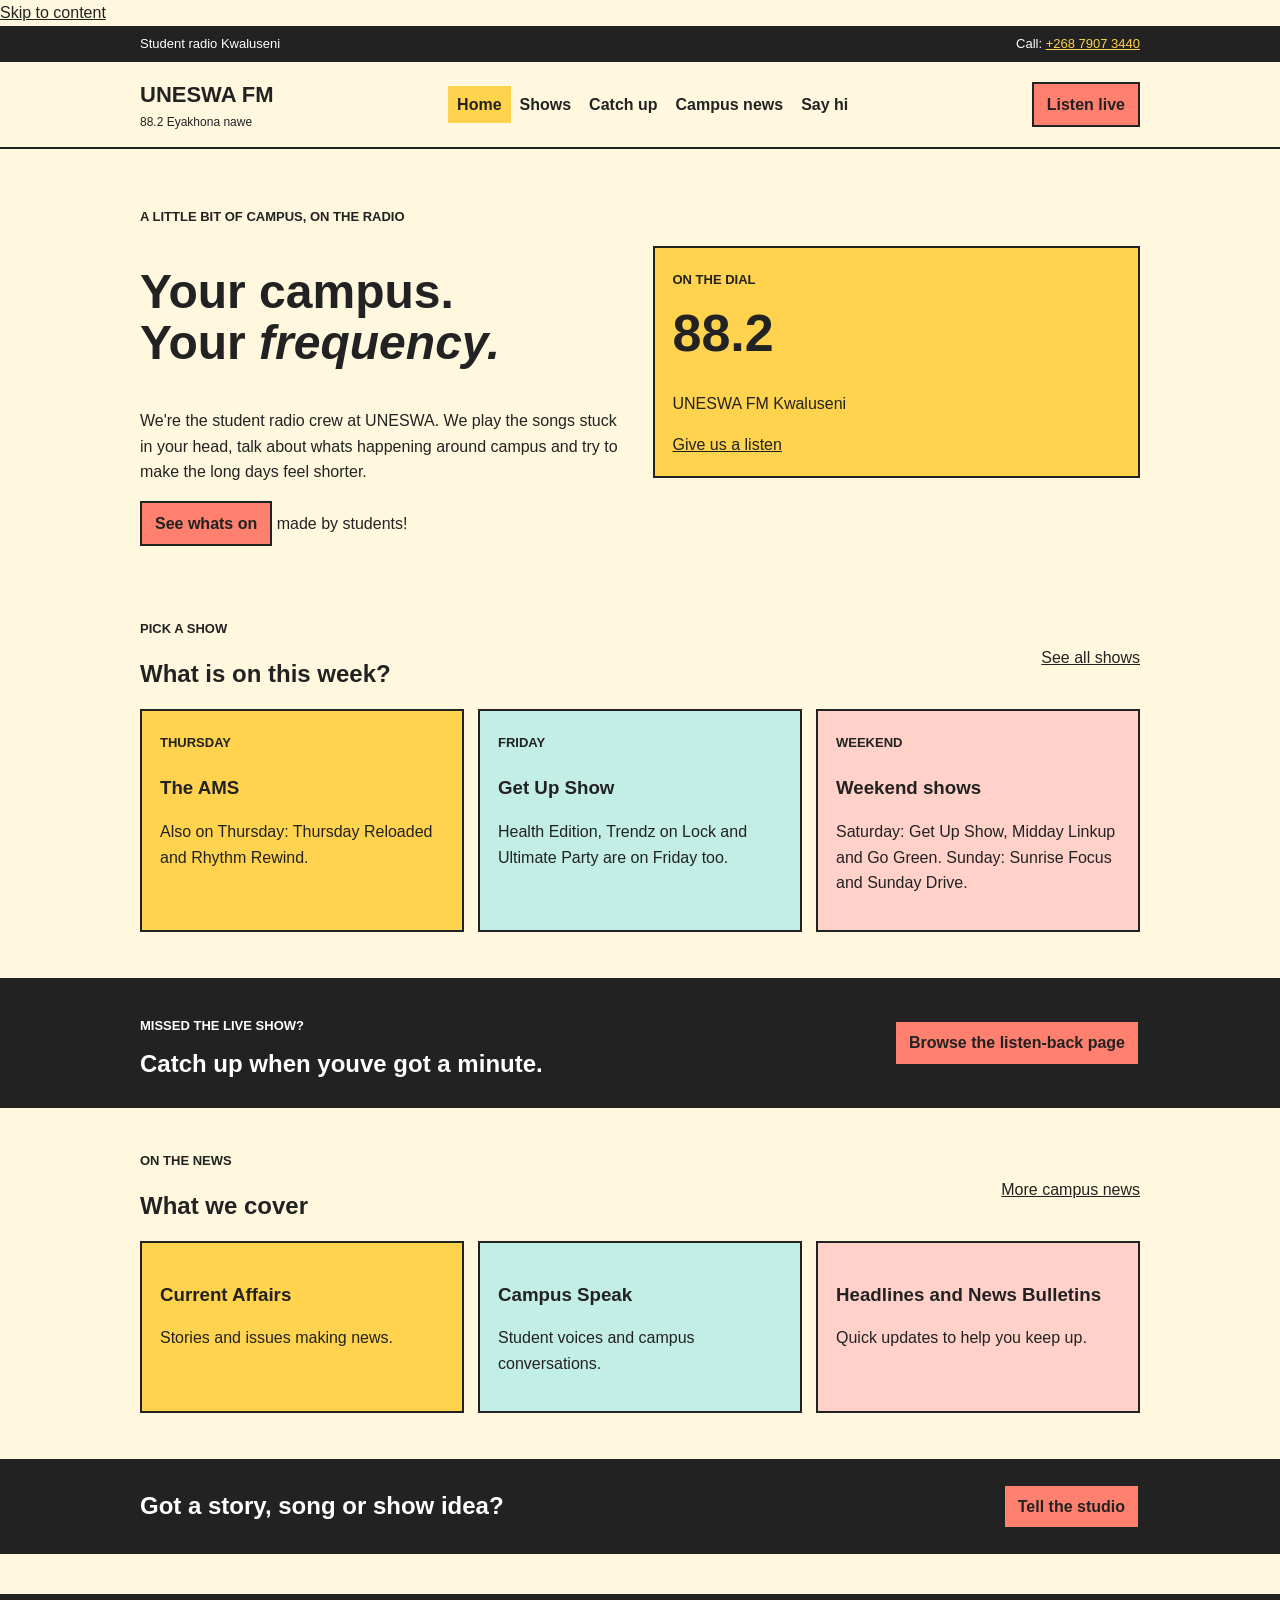
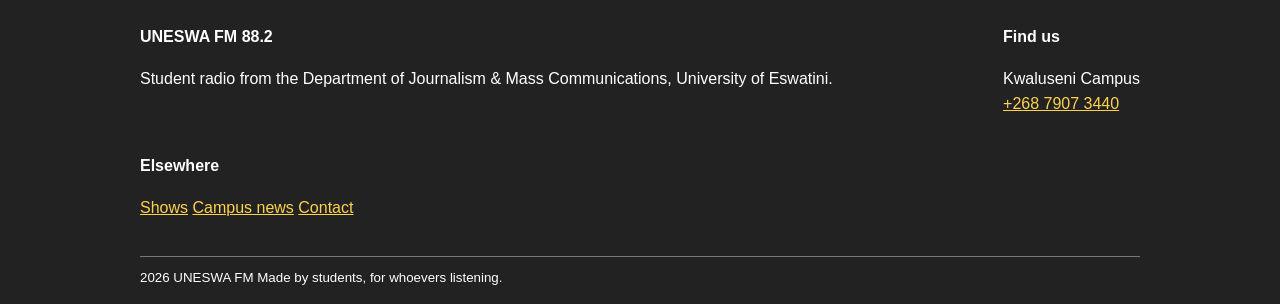
<file: index.html>
<!doctype html><html lang="en"><head><meta charset="utf-8"><meta name="viewport" content="width=device-width,initial-scale=1"><title>UNESWA FM 88.2  student radio from Kwaluseni</title><meta name="description" content="Campus radio, student stories and good music from UNESWA FM 88.2."><link rel="stylesheet" href="site.css"></head><body><a class="skip" href="#main">Skip to content</a><div class="top"><div class="wrap"><span> Student radio  Kwaluseni</span><span>Call: <a href="tel:+26879073440">+268 7907 3440</a></span></div></div><header><div class="wrap head"><a class="logo" href="index.html">UNESWA FM <small>88.2  Eyakhona nawe</small></a><nav class="nav" aria-label="Main navigation"><a aria-current="page" href="index.html">Home</a><a href="shows.html">Shows</a><a href="hub.html">Catch up</a><a href="news.html">Campus news</a><a href="contact.html">Say hi</a></nav><a class="button" href="https://jmc.uneswa.ac.sz/public/uneswa_fm_88.2">Listen live </a></div></header><main id="main"><section class="hero"><div class="wrap hero-grid"><div><p class="eyebrow">A little bit of campus, on the radio</p><h1>Your campus.<br>Your <em>frequency.</em></h1><p class="lede">We're the student radio crew at UNESWA. We play the songs stuck in your head, talk about whats happening around campus and try to make the long days feel shorter.</p><a class="button" href="shows.html">See whats on</a> <span class="scribble">made by students!</span></div><aside class="onair"><span class="sticker">ON THE DIAL</span><strong>88.2</strong><p>UNESWA FM  Kwaluseni</p><a href="https://jmc.uneswa.ac.sz/public/uneswa_fm_88.2">Give us a listen </a></aside></div></section><section class="section"><div class="wrap"><div class="section-head"><div><p class="eyebrow">Pick a show</p><h2>What is on this week?</h2></div><a href="shows.html">See all shows</a></div><div class="grid"><article class="card yellow"><span class="sticker">THURSDAY</span><h3>The AMS</h3><p>Also on Thursday: Thursday Reloaded and Rhythm Rewind.</p></article><article class="card blue"><span class="sticker">FRIDAY</span><h3>Get Up Show</h3><p>Health Edition, Trendz on Lock and Ultimate Party are on Friday too.</p></article><article class="card pink"><span class="sticker">WEEKEND</span><h3>Weekend shows</h3><p>Saturday: Get Up Show, Midday Linkup and Go Green. Sunday: Sunrise Focus and Sunday Drive.</p></article></div></div></section><section class="band"><div class="wrap"><div><p class="eyebrow">Missed the live show?</p><h2>Catch up when youve got a minute.</h2></div><a class="button" href="hub.html">Browse the listen-back page </a></div></section><section class="section"><div class="wrap"><div class="section-head"><div><p class="eyebrow">On the news</p><h2>What we cover</h2></div><a href="news.html">More campus news</a></div><div class="grid"><article class="card yellow"><h3>Current Affairs</h3><p>Stories and issues making news.</p></article><article class="card blue"><h3>Campus Speak</h3><p>Student voices and campus conversations.</p></article><article class="card pink"><h3>Headlines and News Bulletins</h3><p>Quick updates to help you keep up.</p></article></div></div></section><section class="band"><div class="wrap"><h2>Got a story, song or show idea?</h2><a class="button" href="contact.html">Tell the studio </a></div></section></main><footer><div class="wrap"><div class="foot"><div><b>UNESWA FM 88.2</b><p>Student radio from the Department of Journalism &amp; Mass Communications, University of Eswatini.</p></div><div><b>Find us</b><p>Kwaluseni Campus<br><a href="tel:+26879073440">+268 7907 3440</a></p></div><div><b>Elsewhere</b><p><a href="shows.html">Shows</a>  <a href="news.html">Campus news</a>  <a href="contact.html">Contact</a></p></div></div><small> 2026 UNESWA FM  Made by students, for whoevers listening.</small></div></footer></body></html>
</file>
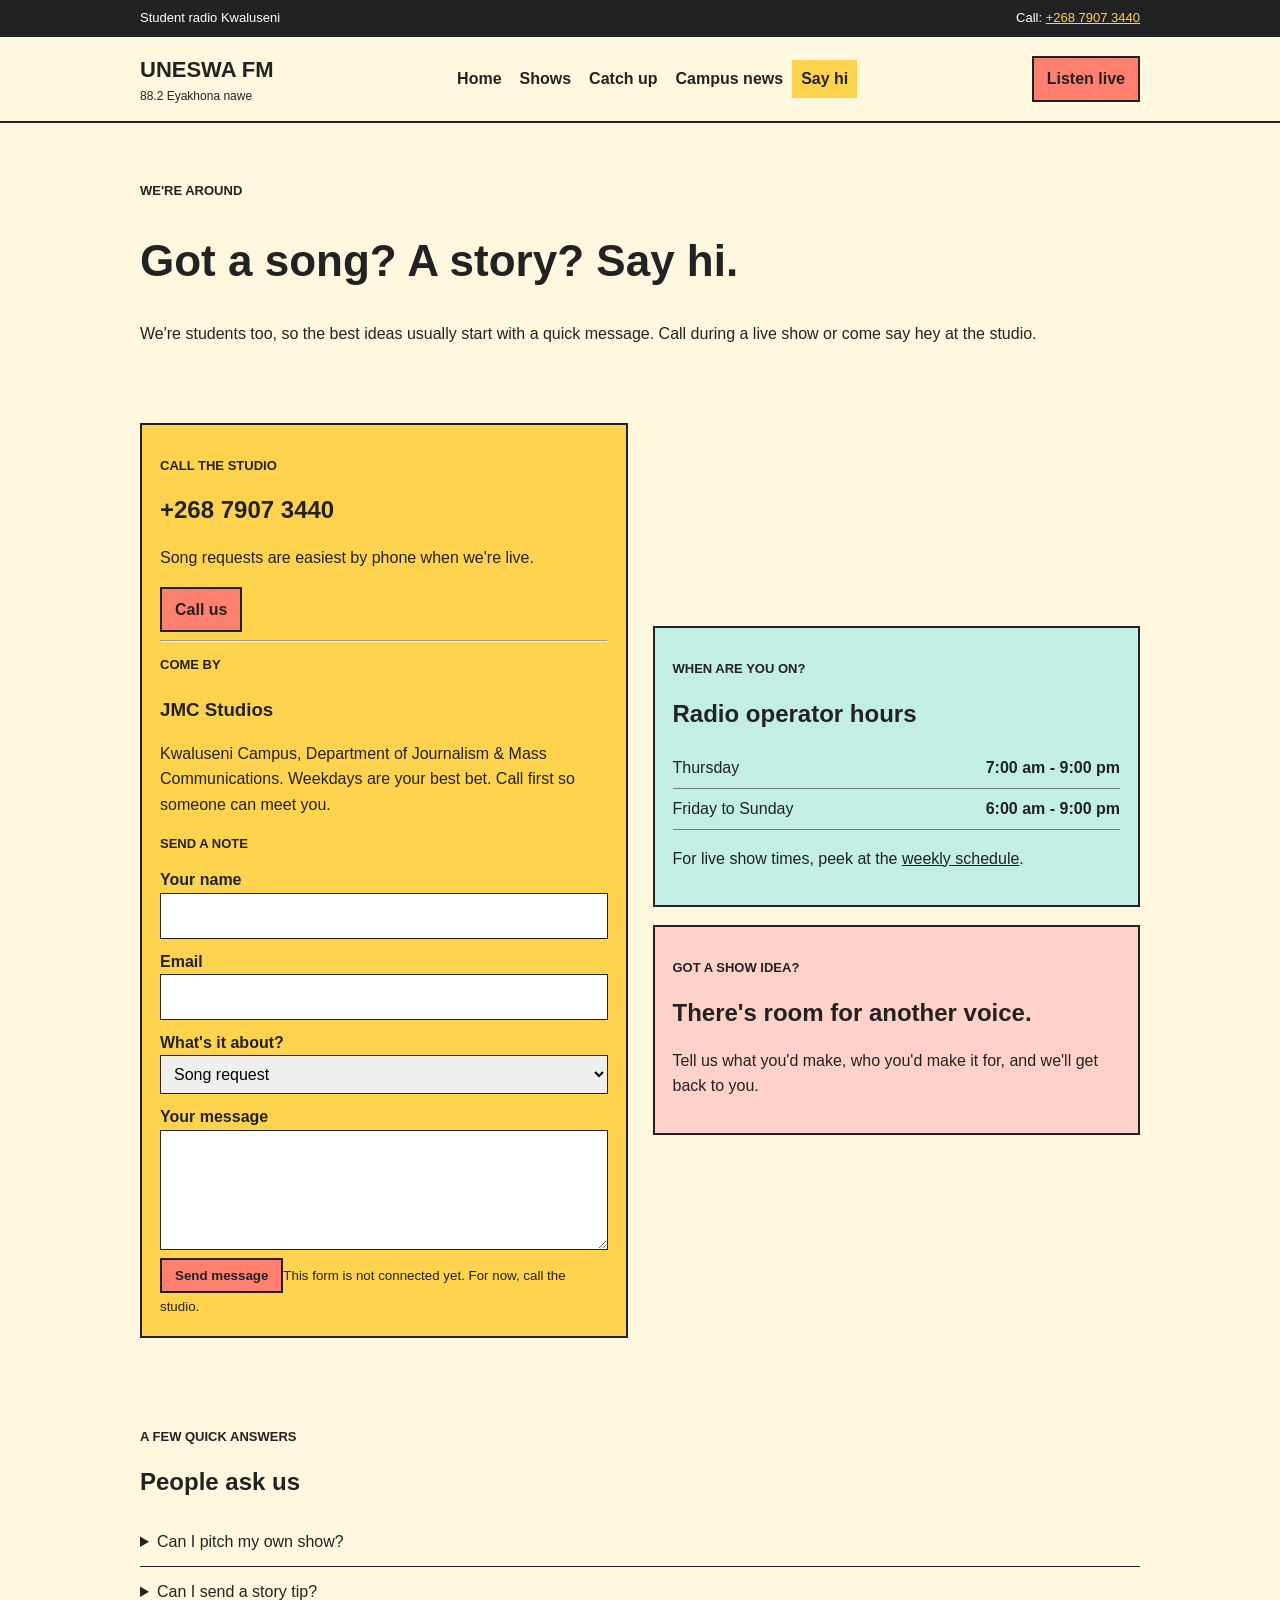
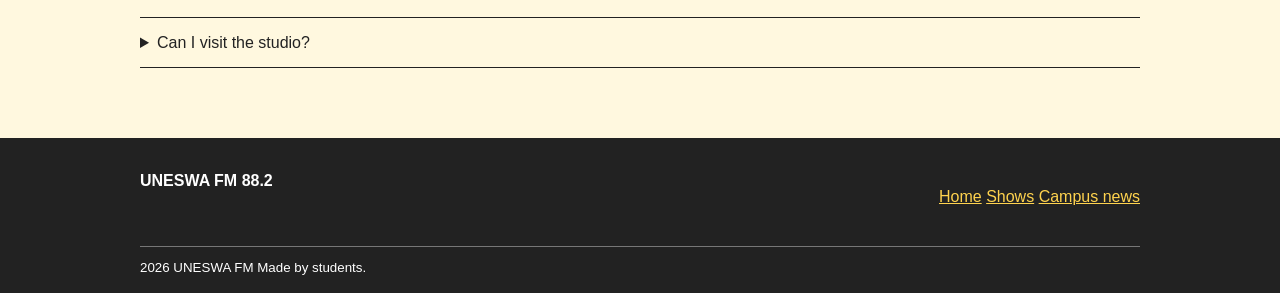
<file: contact.html>
<!doctype html><html lang="en"><head><meta charset="utf-8"><meta name="viewport" content="width=device-width,initial-scale=1"><title>Say hi  UNESWA FM 88.2</title><link rel="stylesheet" href="site.css"></head><body><div class="top"><div class="wrap"><span> Student radio  Kwaluseni</span><span>Call: <a href="tel:+26879073440">+268 7907 3440</a></span></div></div><header><div class="wrap head"><a class="logo" href="index.html">UNESWA FM <small>88.2  Eyakhona nawe</small></a><nav class="nav" aria-label="Main navigation"><a href="index.html">Home</a><a href="shows.html">Shows</a><a href="hub.html">Catch up</a><a href="news.html">Campus news</a><a aria-current="page" href="contact.html">Say hi</a></nav><a class="button" href="https://jmc.uneswa.ac.sz/public/uneswa_fm_88.2">Listen live </a></div></header><main><section class="page-hero wrap"><p class="eyebrow">We're around</p><h1 class="page-title">Got a song? A story? Say hi.</h1><p class="intro">We're students too, so the best ideas usually start with a quick message. Call during a live show or come say hey at the studio.</p></section><section class="section"><div class="wrap columns"><article class="card yellow"><p class="eyebrow">Call the studio</p><h2>+268 7907 3440</h2><p>Song requests are easiest by phone when we're live.</p><a class="button" href="tel:+26879073440">Call us</a><hr><p class="eyebrow">Come by</p><h3>JMC Studios</h3><p>Kwaluseni Campus, Department of Journalism &amp; Mass Communications. Weekdays are your best bet. Call first so someone can meet you.</p><p class="eyebrow">Send a note</p><form class="form" action="#" method="post"><label for="name">Your name</label><input id="name" name="Name" autocomplete="name" required><label for="email">Email</label><input id="email" name="Email" type="email" autocomplete="email" required><label for="topic">What's it about?</label><select id="topic" name="Topic"><option>Song request</option><option>Story tip</option><option>Show idea</option><option>Something else</option></select><label for="message">Your message</label><textarea id="message" name="Message" required></textarea><button class="button" type="submit">Send message </button><small>This form is not connected yet. For now, call the studio.</small></form></article><aside><article class="card blue"><p class="eyebrow">When are you on?</p><h2>Radio operator hours</h2><ul class="hours"><li><span>Thursday</span><b>7:00 am - 9:00 pm</b></li><li><span>Friday to Sunday</span><b>6:00 am - 9:00 pm</b></li></ul><p>For live show times, peek at the <a href="shows.html">weekly schedule</a>.</p></article><article class="card pink" style="margin-top:18px"><p class="eyebrow">Got a show idea?</p><h2>There's room for another voice.</h2><p>Tell us what you'd make, who you'd make it for, and we'll get back to you.</p></article></aside></div></section><section class="section faq"><div class="wrap"><p class="eyebrow">A few quick answers</p><h2>People ask us</h2><details><summary>Can I pitch my own show?</summary><p>Yep. Tell us the basic idea and how you imagine the show sounding.</p></details><details><summary>Can I send a story tip?</summary><p>Please do. Let us know what happened, where, and how we can check it out.</p></details><details><summary>Can I visit the studio?</summary><p>Give us a call first so we can make sure someone's there to say hello.</p></details></div></section></main><footer><div class="wrap"><div class="foot"><b>UNESWA FM 88.2</b><p><a href="index.html">Home</a>  <a href="shows.html">Shows</a>  <a href="news.html">Campus news</a></p></div><small> 2026 UNESWA FM  Made by students.</small></div></footer></body></html>
</file>
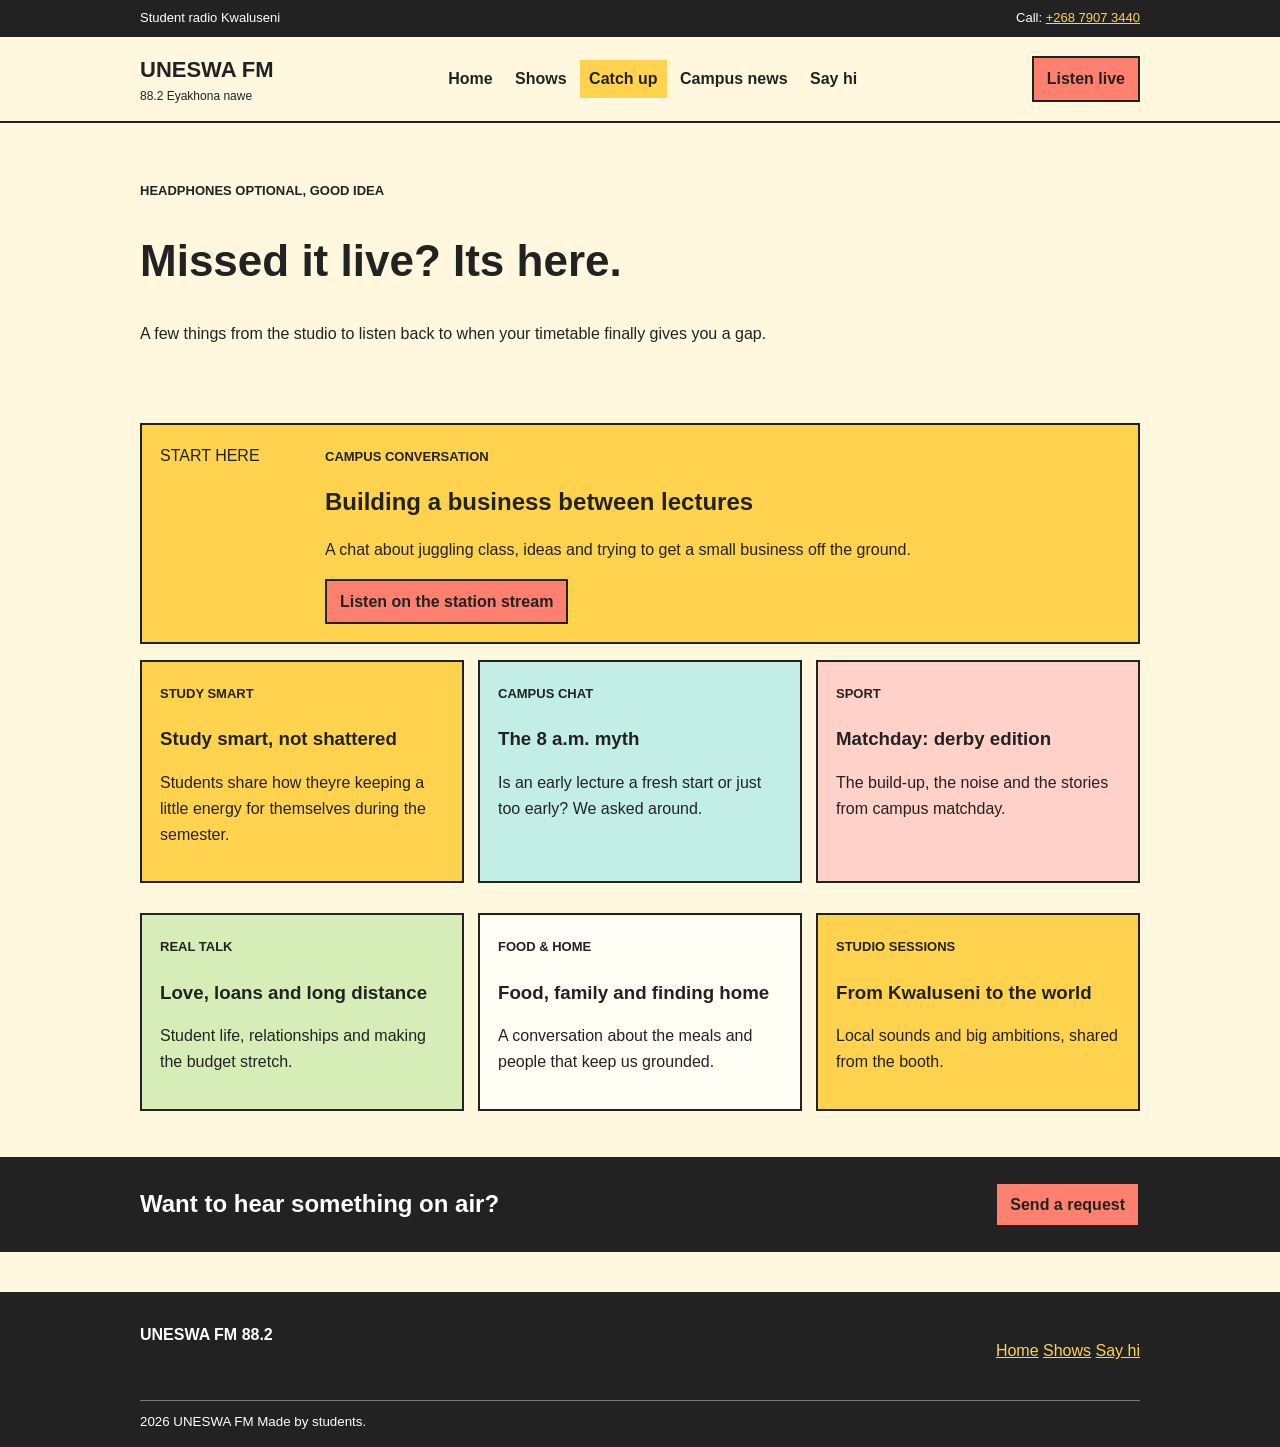
<file: hub.html>
<!doctype html>
<html lang="en">
	<head>
		<meta charset="utf-8">
		<meta name="viewport" content="width=device-width, initial-scale=1">
		<title>Catch up UNESWA FM 88.2</title>
		<link rel="stylesheet" href="site.css">
	</head>
	<body>
		<div class="top">
			<div class="wrap">
				<span>Student radio Kwaluseni</span>
				<span>Call: <a href="tel:+26879073440">+268 7907 3440</a></span>
			</div>
		</div>

		<header>
			<div class="wrap head">
				<a class="logo" href="index.html">UNESWA FM <small>88.2 Eyakhona nawe</small></a>
				<nav class="nav" aria-label="Main navigation">
					<a href="index.html">Home</a>
					<a href="shows.html">Shows</a>
					<a aria-current="page" href="hub.html">Catch up</a>
					<a href="news.html">Campus news</a>
					<a href="contact.html">Say hi</a>
				</nav>
				<a class="button" href="https://jmc.uneswa.ac.sz/public/uneswa_fm_88.2">Listen live</a>
			</div>
		</header>

		<main>
			<section class="page-hero wrap">
				<p class="eyebrow">Headphones optional, good idea</p>
				<h1 class="page-title">Missed it live? Its here.</h1>
				<p class="intro">A few things from the studio to listen back to when your timetable finally gives you a gap.</p>
			</section>

			<section class="section">
				<div class="wrap">
					<article class="story">
						<div class="tape">START HERE</div>
						<div>
							<span class="sticker">CAMPUS CONVERSATION</span>
							<h2>Building a business between lectures</h2>
							<p>A chat about juggling class, ideas and trying to get a small business off the ground.</p>
							<a class="button" href="https://jmc.uneswa.ac.sz/public/uneswa_fm_88.2">Listen on the station stream</a>
						</div>
					</article>

					<div class="grid">
						<article class="card yellow">
							<span class="sticker">STUDY SMART</span>
							<h3>Study smart, not shattered</h3>
							<p>Students share how theyre keeping a little energy for themselves during the semester.</p>
						</article>
						<article class="card blue">
							<span class="sticker">CAMPUS CHAT</span>
							<h3>The 8 a.m. myth</h3>
							<p>Is an early lecture a fresh start or just too early? We asked around.</p>
						</article>
						<article class="card pink">
							<span class="sticker">SPORT</span>
							<h3>Matchday: derby edition</h3>
							<p>The build-up, the noise and the stories from campus matchday.</p>
						</article>
						<article class="card green">
							<span class="sticker">REAL TALK</span>
							<h3>Love, loans and long distance</h3>
							<p>Student life, relationships and making the budget stretch.</p>
						</article>
						<article class="card">
							<span class="sticker">FOOD &amp; HOME</span>
							<h3>Food, family and finding home</h3>
							<p>A conversation about the meals and people that keep us grounded.</p>
						</article>
						<article class="card yellow">
							<span class="sticker">STUDIO SESSIONS</span>
							<h3>From Kwaluseni to the world</h3>
							<p>Local sounds and big ambitions, shared from the booth.</p>
						</article>
					</div>
				</div>
			</section>

			<section class="band">
				<div class="wrap">
					<h2>Want to hear something on air?</h2>
					<a class="button" href="contact.html">Send a request</a>
				</div>
			</section>
		</main>

		<footer>
			<div class="wrap">
				<div class="foot">
					<b>UNESWA FM 88.2</b>
					<p>
						<a href="index.html">Home</a>
						<a href="shows.html">Shows</a>
						<a href="contact.html">Say hi</a>
					</p>
				</div>
				<small>2026 UNESWA FM Made by students.</small>
			</div>
		</footer>
	</body>
</html>
</file>
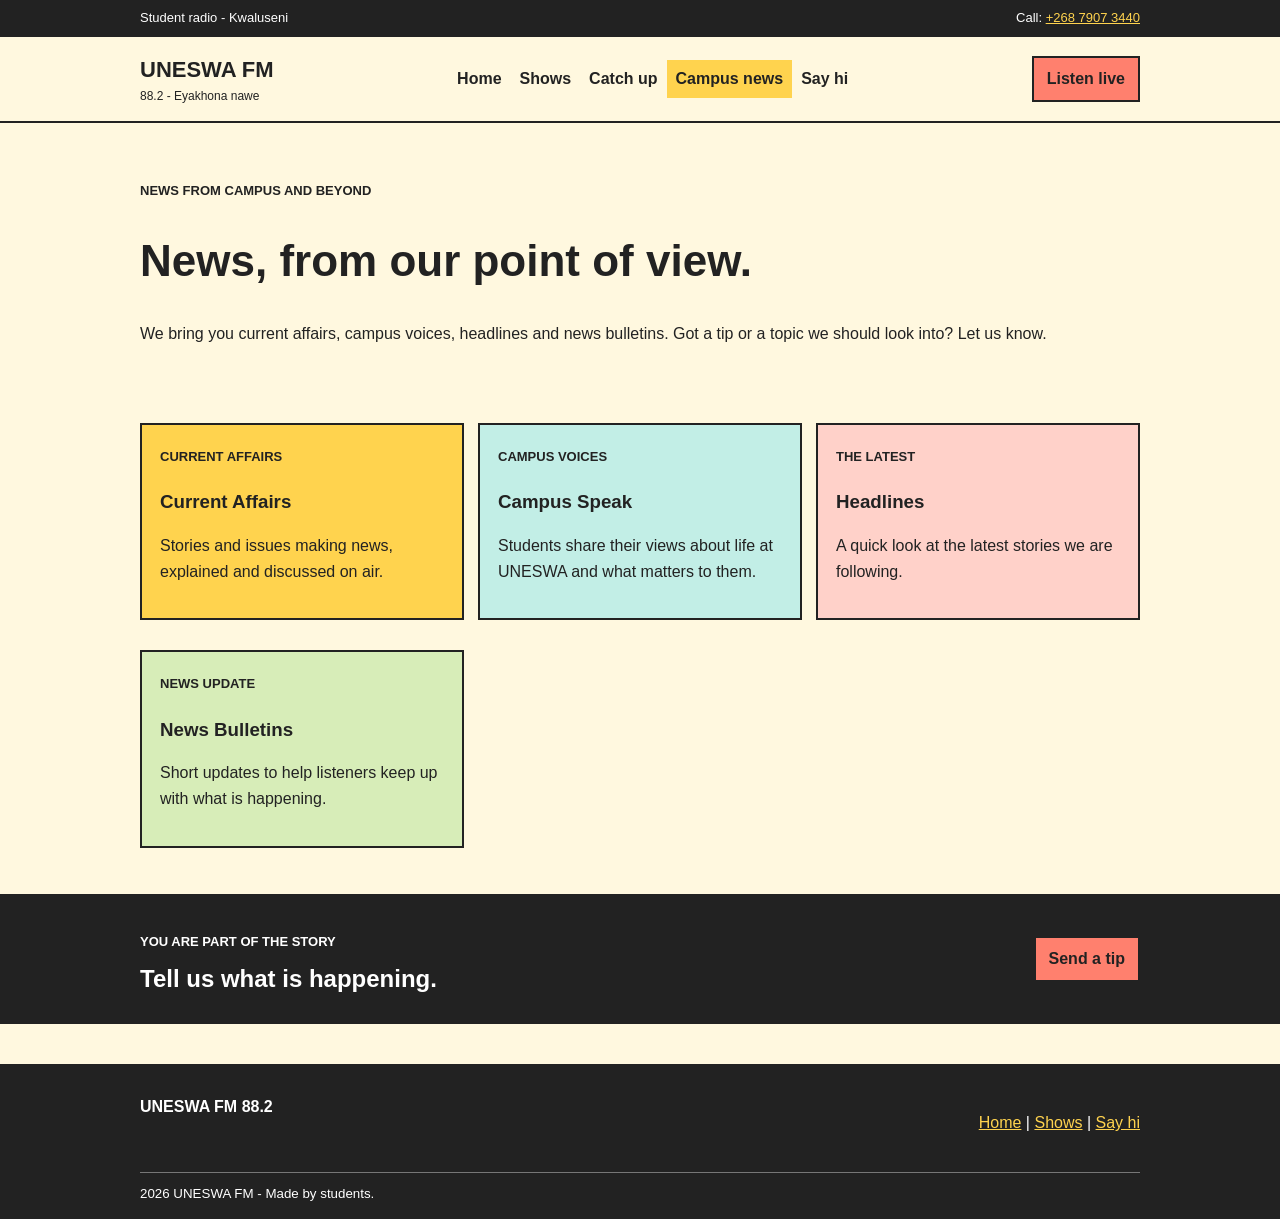
<file: news.html>
<!doctype html><html lang="en"><head><meta charset="utf-8"><meta name="viewport" content="width=device-width,initial-scale=1"><title>Campus news - UNESWA FM 88.2</title><link rel="stylesheet" href="site.css"></head><body><div class="top"><div class="wrap"><span>Student radio - Kwaluseni</span><span>Call: <a href="tel:+26879073440">+268 7907 3440</a></span></div></div><header><div class="wrap head"><a class="logo" href="index.html">UNESWA FM <small>88.2 - Eyakhona nawe</small></a><nav class="nav" aria-label="Main navigation"><a href="index.html">Home</a><a href="shows.html">Shows</a><a href="hub.html">Catch up</a><a aria-current="page" href="news.html">Campus news</a><a href="contact.html">Say hi</a></nav><a class="button" href="https://jmc.uneswa.ac.sz/public/uneswa_fm_88.2">Listen live</a></div></header><main><section class="page-hero wrap"><p class="eyebrow">News from campus and beyond</p><h1 class="page-title">News, from our point of view.</h1><p class="intro">We bring you current affairs, campus voices, headlines and news bulletins. Got a tip or a topic we should look into? Let us know.</p></section><section class="section"><div class="wrap"><div class="grid"><article class="card yellow"><span class="sticker">CURRENT AFFAIRS</span><h3>Current Affairs</h3><p>Stories and issues making news, explained and discussed on air.</p></article><article class="card blue"><span class="sticker">CAMPUS VOICES</span><h3>Campus Speak</h3><p>Students share their views about life at UNESWA and what matters to them.</p></article><article class="card pink"><span class="sticker">THE LATEST</span><h3>Headlines</h3><p>A quick look at the latest stories we are following.</p></article><article class="card green"><span class="sticker">NEWS UPDATE</span><h3>News Bulletins</h3><p>Short updates to help listeners keep up with what is happening.</p></article></div></div></section><section class="band"><div class="wrap"><div><p class="eyebrow">You are part of the story</p><h2>Tell us what is happening.</h2></div><a class="button" href="contact.html">Send a tip</a></div></section></main><footer><div class="wrap"><div class="foot"><b>UNESWA FM 88.2</b><p><a href="index.html">Home</a> | <a href="shows.html">Shows</a> | <a href="contact.html">Say hi</a></p></div><small>2026 UNESWA FM - Made by students.</small></div></footer></body></html>
</file>
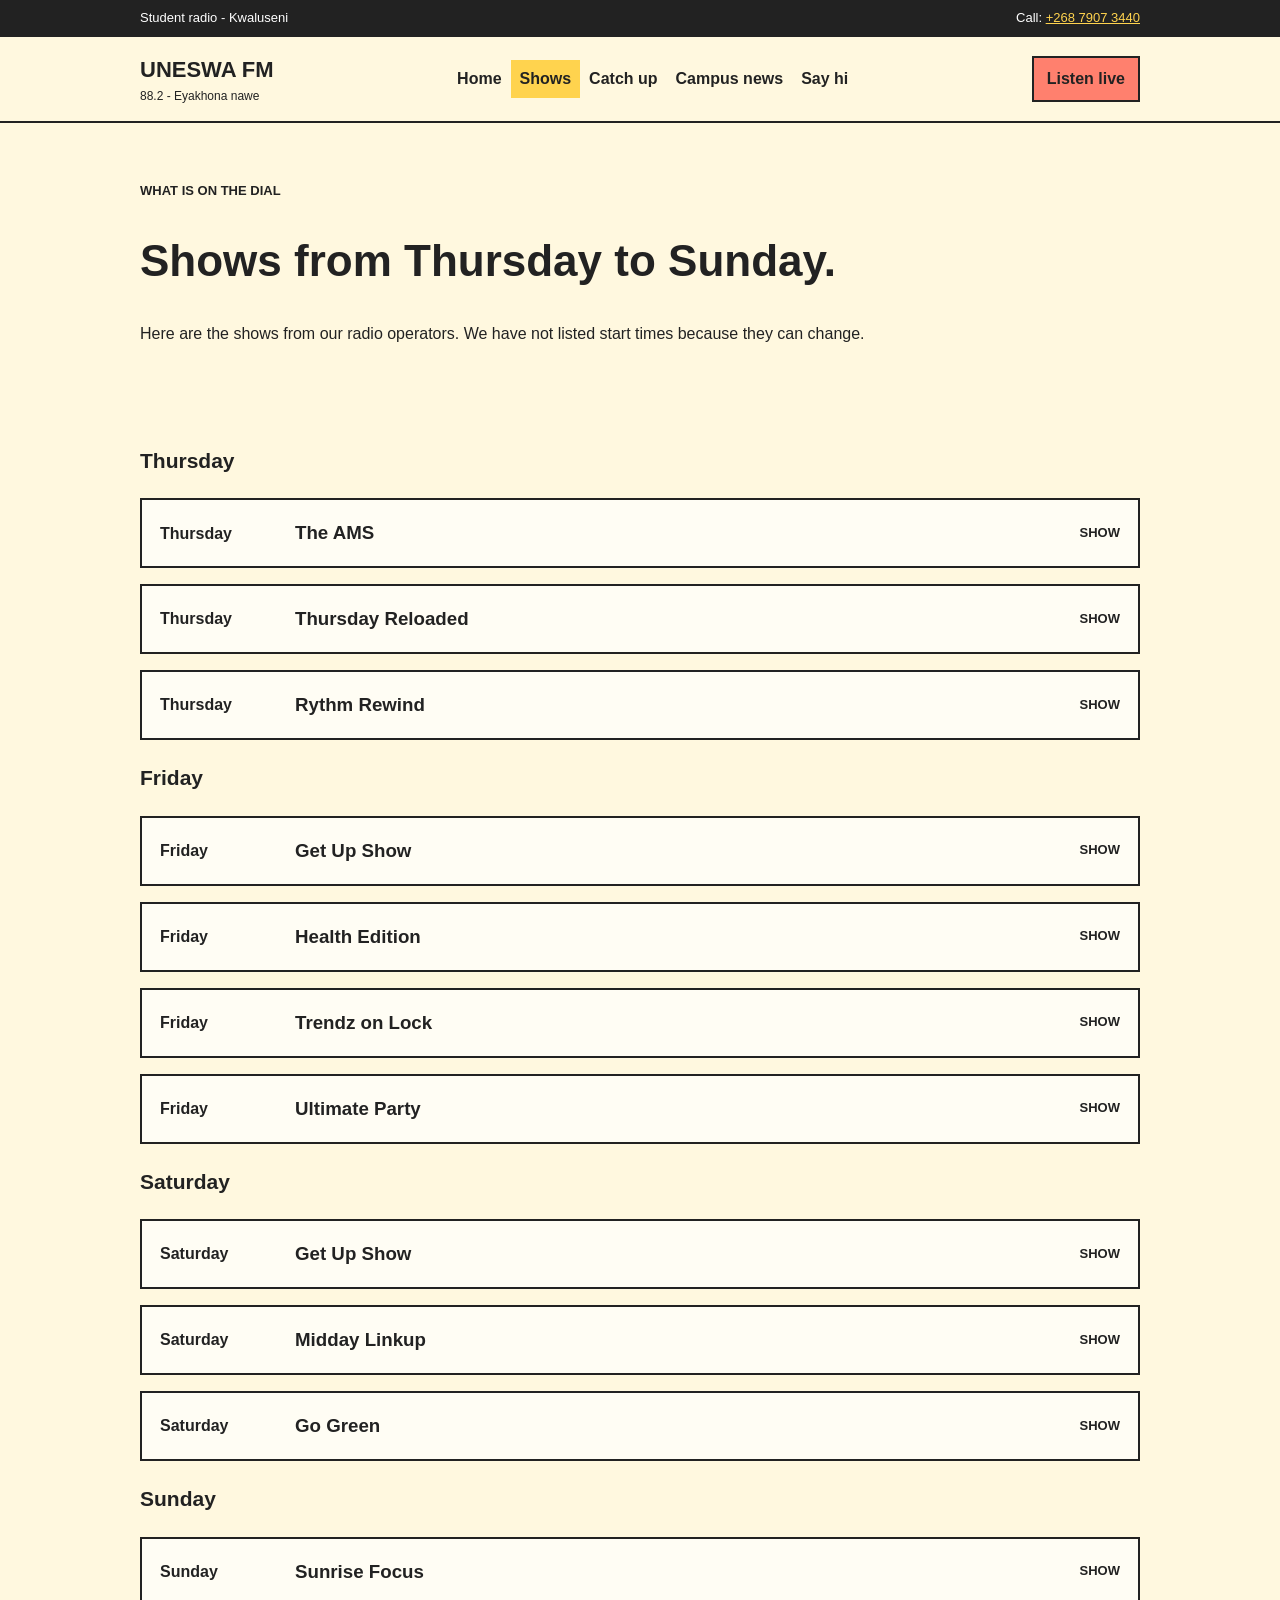
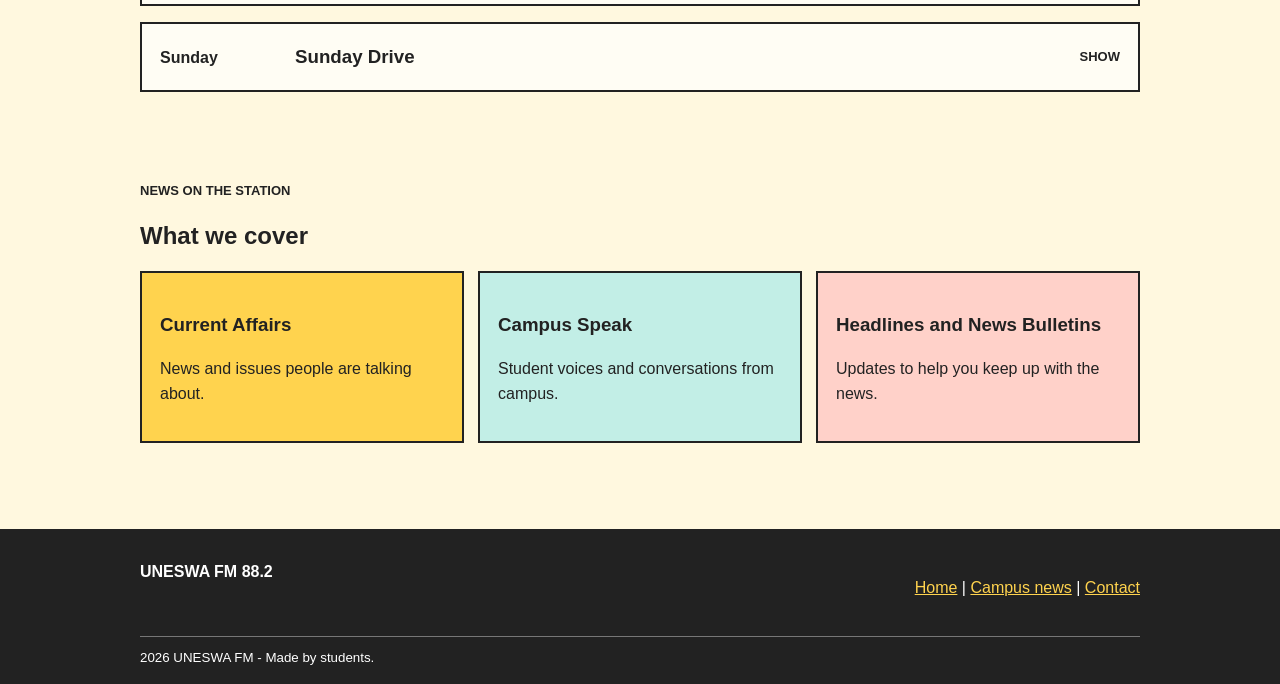
<file: shows.html>
<!doctype html><html lang="en"><head><meta charset="utf-8"><meta name="viewport" content="width=device-width,initial-scale=1"><title>Shows - UNESWA FM 88.2</title><link rel="stylesheet" href="site.css"></head><body><div class="top"><div class="wrap"><span>Student radio - Kwaluseni</span><span>Call: <a href="tel:+26879073440">+268 7907 3440</a></span></div></div><header><div class="wrap head"><a class="logo" href="index.html">UNESWA FM <small>88.2 - Eyakhona nawe</small></a><nav class="nav" aria-label="Main navigation"><a href="index.html">Home</a><a aria-current="page" href="shows.html">Shows</a><a href="hub.html">Catch up</a><a href="news.html">Campus news</a><a href="contact.html">Say hi</a></nav><a class="button" href="https://jmc.uneswa.ac.sz/public/uneswa_fm_88.2">Listen live</a></div></header><main><section class="page-hero wrap"><p class="eyebrow">What is on the dial</p><h1 class="page-title">Shows from Thursday to Sunday.</h1><p class="intro">Here are the shows from our radio operators. We have not listed start times because they can change.</p></section><section class="section"><div class="wrap"><p class="day">Thursday</p><div class="list"><article class="row"><time>Thursday</time><div><h3>The AMS</h3></div><span class="sticker">SHOW</span></article><article class="row"><time>Thursday</time><div><h3>Thursday Reloaded</h3></div><span class="sticker">SHOW</span></article><article class="row"><time>Thursday</time><div><h3>Rythm Rewind</h3></div><span class="sticker">SHOW</span></article></div><p class="day">Friday</p><div class="list"><article class="row"><time>Friday</time><div><h3>Get Up Show</h3></div><span class="sticker">SHOW</span></article><article class="row"><time>Friday</time><div><h3>Health Edition</h3></div><span class="sticker">SHOW</span></article><article class="row"><time>Friday</time><div><h3>Trendz on Lock</h3></div><span class="sticker">SHOW</span></article><article class="row"><time>Friday</time><div><h3>Ultimate Party</h3></div><span class="sticker">SHOW</span></article></div><p class="day">Saturday</p><div class="list"><article class="row"><time>Saturday</time><div><h3>Get Up Show</h3></div><span class="sticker">SHOW</span></article><article class="row"><time>Saturday</time><div><h3>Midday Linkup</h3></div><span class="sticker">SHOW</span></article><article class="row"><time>Saturday</time><div><h3>Go Green</h3></div><span class="sticker">SHOW</span></article></div><p class="day">Sunday</p><div class="list"><article class="row"><time>Sunday</time><div><h3>Sunrise Focus</h3></div><span class="sticker">SHOW</span></article><article class="row"><time>Sunday</time><div><h3>Sunday Drive</h3></div><span class="sticker">SHOW</span></article></div></div></section><section class="section"><div class="wrap"><p class="eyebrow">News on the station</p><h2>What we cover</h2><div class="grid" style="margin-top:20px"><article class="card yellow"><h3>Current Affairs</h3><p>News and issues people are talking about.</p></article><article class="card blue"><h3>Campus Speak</h3><p>Student voices and conversations from campus.</p></article><article class="card pink"><h3>Headlines and News Bulletins</h3><p>Updates to help you keep up with the news.</p></article></div></div></section></main><footer><div class="wrap"><div class="foot"><b>UNESWA FM 88.2</b><p><a href="index.html">Home</a> | <a href="news.html">Campus news</a> | <a href="contact.html">Contact</a></p></div><small>2026 UNESWA FM - Made by students.</small></div></footer></body></html>
</file>
<file: site.css>
/* Simple styles for the UNESWA FM student website */

body {
  background-color: #fff8df;
  color: #222222;
  font-family: Arial, sans-serif;
  font-size: 16px;
  line-height: 1.6;
  margin: 0;
}

a {
  color: #222222;
}

.wrap {
  width: 90%;
  max-width: 1000px;
  margin: 0 auto;
}

.top {
  background-color: #222222;
  color: white;
  padding: 8px 0;
  font-size: 13px;
}

.top .wrap {
  display: flex;
  justify-content: space-between;
}

.top a,
footer a {
  color: #ffd34e;
}

header {
  background-color: #fff8df;
  border-bottom: 2px solid #222222;
}

.head {
  display: flex;
  align-items: center;
  justify-content: space-between;
  gap: 15px;
  padding: 15px 0;
  flex-wrap: wrap;
}

.logo {
  font-size: 22px;
  font-weight: bold;
  text-decoration: none;
}

.logo small {
  display: block;
  font-size: 12px;
  font-weight: normal;
}

.nav a {
  display: inline-block;
  padding: 6px 9px;
  text-decoration: none;
  font-weight: bold;
}

.nav a:hover,
.nav a[aria-current="page"] {
  background-color: #ffd34e;
}

.button {
  display: inline-block;
  background-color: #ff806e;
  border: 2px solid #222222;
  padding: 8px 13px;
  color: #222222;
  font-weight: bold;
  text-decoration: none;
}

.hero,
.page-hero {
  padding-top: 45px;
  padding-bottom: 30px;
}

.hero-grid,
.columns {
  display: grid;
  grid-template-columns: 1fr 1fr;
  gap: 25px;
  align-items: center;
}

h1 {
  font-size: 48px;
  line-height: 1.05;
}

h2 {
  line-height: 1.2;
}

.page-title {
  font-size: 44px;
}

.eyebrow,
.sticker {
  font-size: 13px;
  font-weight: bold;
  text-transform: uppercase;
}

.onair,
.card,
.row,
.story {
  border: 2px solid #222222;
  padding: 18px;
  margin-bottom: 16px;
  background-color: #fffdf4;
}

.onair,
.yellow {
  background-color: #ffd34e;
}

.blue {
  background-color: #c2eee6;
}

.pink {
  background-color: #ffd1c9;
}

.green {
  background-color: #d7edb8;
}

.onair strong {
  display: block;
  font-size: 52px;
}

.section {
  padding: 30px 0;
}

.section-head {
  display: flex;
  justify-content: space-between;
  align-items: center;
}

.grid {
  display: grid;
  grid-template-columns: repeat(3, 1fr);
  gap: 14px;
}

.card h3 {
  margin-bottom: 5px;
}

.band {
  background-color: #222222;
  color: white;
  padding: 25px 0;
}

.band .wrap {
  display: flex;
  justify-content: space-between;
  align-items: center;
  gap: 15px;
}

.band h2 {
  margin: 5px 0;
}

.row {
  display: grid;
  grid-template-columns: 120px 1fr auto;
  gap: 15px;
  align-items: center;
}

.row h3,
.row p {
  margin: 0;
}

.row time {
  font-weight: bold;
}

.day {
  font-weight: bold;
  font-size: 21px;
}

.story {
  display: grid;
  grid-template-columns: 150px 1fr;
  gap: 15px;
  background-color: #ffd34e;
}

.form label {
  display: block;
  font-weight: bold;
  margin-top: 10px;
}

.form input,
.form select,
.form textarea {
  box-sizing: border-box;
  width: 100%;
  padding: 9px;
  border: 1px solid #222222;
  font: inherit;
}

.form textarea {
  height: 120px;
}

.hours {
  padding: 0;
  list-style: none;
}

.hours li {
  display: flex;
  justify-content: space-between;
  border-bottom: 1px solid #777777;
  padding: 7px 0;
}

.faq details {
  padding: 12px 0;
  border-bottom: 1px solid #222222;
}

footer {
  background-color: #222222;
  color: white;
  margin-top: 40px;
  padding: 30px 0 15px;
}

footer .foot {
  display: flex;
  justify-content: space-between;
  gap: 20px;
  flex-wrap: wrap;
}

footer small {
  display: block;
  border-top: 1px solid #777777;
  margin-top: 20px;
  padding-top: 10px;
}

@media (max-width: 700px) {
  .hero-grid,
  .columns,
  .story {
    grid-template-columns: 1fr;
  }

  .grid {
    grid-template-columns: 1fr 1fr;
  }

  .row {
    grid-template-columns: 1fr;
    gap: 5px;
  }

  .nav {
    width: 100%;
  }
}

@media (max-width: 450px) {
  .grid {
    grid-template-columns: 1fr;
  }

  h1,
  .page-title {
    font-size: 36px;
  }

  .band .wrap,
  .section-head {
    display: block;
  }
}
</file>
